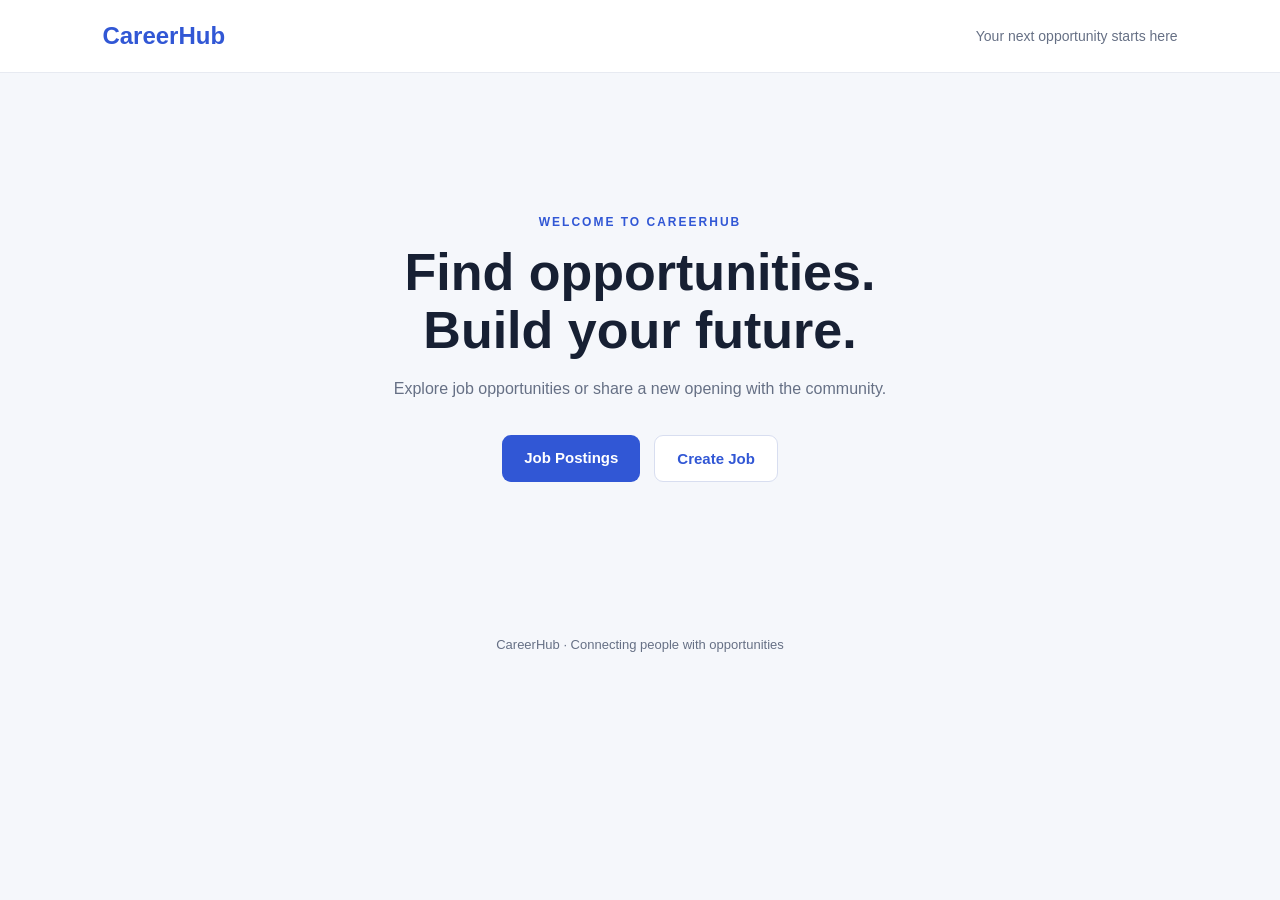
<file: src/main/resources/static/index.html>
<!DOCTYPE html>
<html lang="en">
<head>
    <meta charset="UTF-8">
    <meta name="viewport" content="width=device-width, initial-scale=1.0">
    <title>CareerHub | Home</title>
    <link rel="stylesheet" href="style.css">
</head>
<body>
    <header class="navbar">
        <a class="brand" href="/">CareerHub</a>
        <span class="nav-caption">Your next opportunity starts here</span>
    </header>

    <main class="hero">
        <p class="eyebrow">WELCOME TO CAREERHUB</p>
        <h1>Find opportunities.<br>Build your future.</h1>
        <p class="subtitle">
            Explore job opportunities or share a new opening with the community.
        </p>

        <div class="home-actions">
            <a class="button primary" href="jobs.html">Job Postings</a>
            <a class="button secondary" href="createJob.html">Create Job</a>
        </div>
    </main>

    <footer>CareerHub · Connecting people with opportunities</footer>
</body>
</html>
</file>
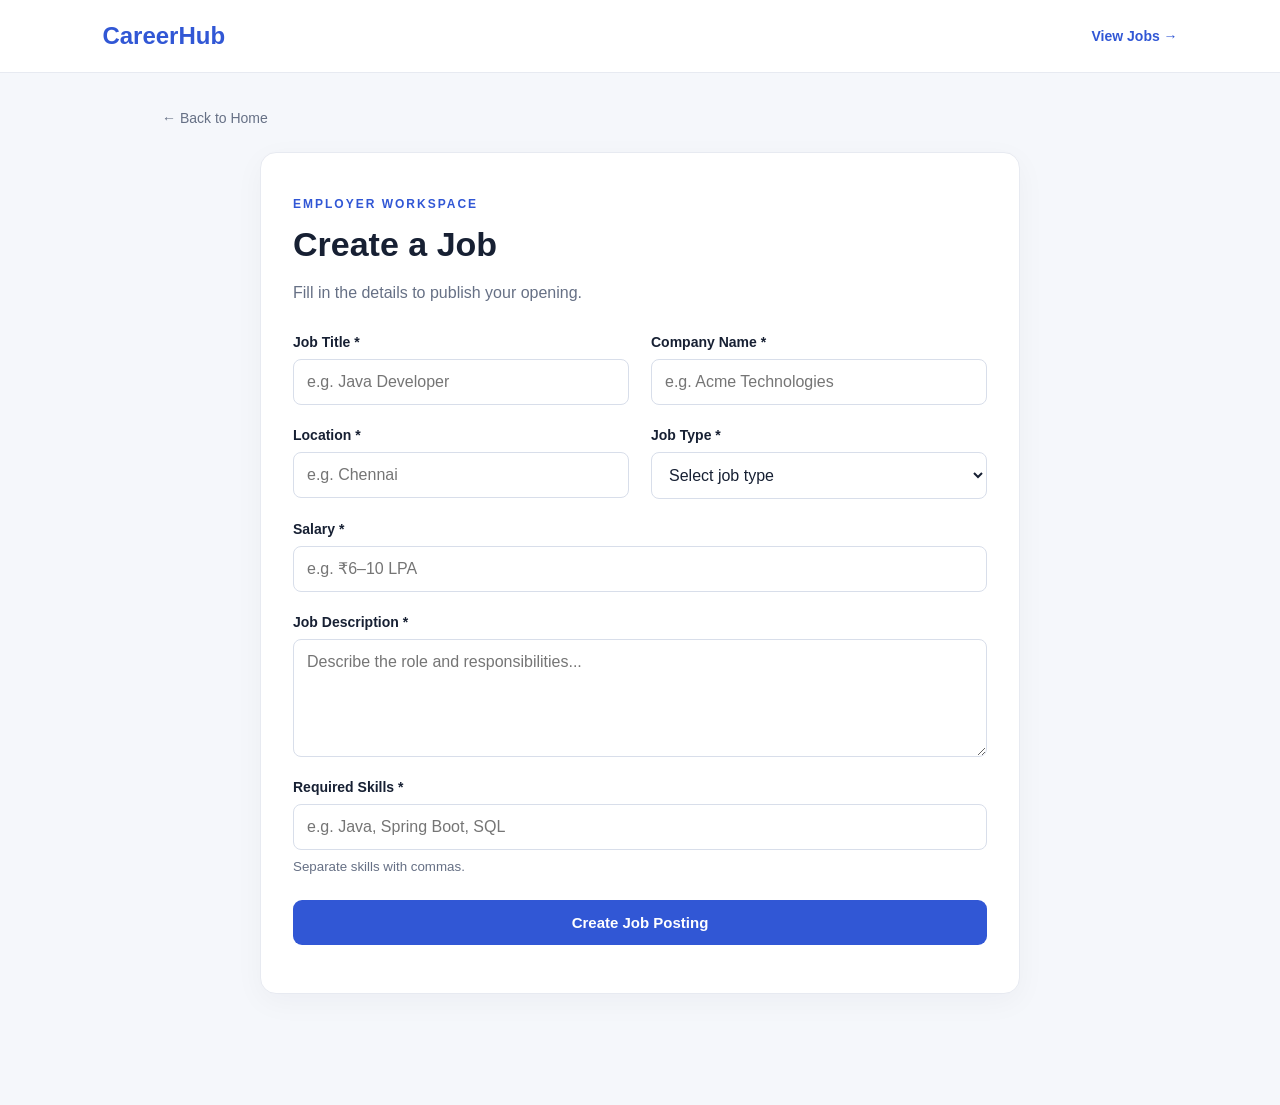
<file: src/main/resources/static/createJob.html>
<!DOCTYPE html>
<html lang="en">
<head>
    <meta charset="UTF-8">
    <meta name="viewport" content="width=device-width, initial-scale=1.0">
    <title>Create a Job | CareerHub</title>
    <link rel="stylesheet" href="style.css">
    <script src="app.js" defer></script>
</head>
<body>
    <header class="navbar">
        <a class="brand" href="/">CareerHub</a>
        <a class="nav-link" href="jobs.html">View Jobs →</a>
    </header>

    <main class="page-container">
        <a class="back-link" href="/">← Back to Home</a>

        <section class="form-card">
            <p class="eyebrow">EMPLOYER WORKSPACE</p>
            <h1>Create a Job</h1>
            <p class="subtitle">Fill in the details to publish your opening.</p>

            <form id="jobForm">
                <div class="form-grid">
                    <div class="field">
                        <label for="title">Job Title *</label>
                        <input id="title" name="title" required
                               placeholder="e.g. Java Developer">
                    </div>

                    <div class="field">
                        <label for="company">Company Name *</label>
                        <input id="company" name="company" required
                               placeholder="e.g. Acme Technologies">
                    </div>

                    <div class="field">
                        <label for="location">Location *</label>
                        <input id="location" name="location" required
                               placeholder="e.g. Chennai">
                    </div>

                    <div class="field">
                        <label for="jobType">Job Type *</label>
                        <select id="jobType" name="jobType" required>
                            <option value="">Select job type</option>
                            <option>Full-time</option>
                            <option>Part-time</option>
                            <option>Internship</option>
                            <option>Contract</option>
                            <option>Remote</option>
                        </select>
                    </div>

                    <div class="field full-width">
                        <label for="salary">Salary *</label>
                        <input id="salary" name="salary" required
                               placeholder="e.g. ₹6–10 LPA">
                    </div>

                    <div class="field full-width">
                        <label for="description">Job Description *</label>
                        <textarea id="description" name="description"
                                  rows="5" required
                                  placeholder="Describe the role and responsibilities..."></textarea>
                    </div>

                    <div class="field full-width">
                        <label for="skills">Required Skills *</label>
                        <input id="skills" name="skills" required
                               placeholder="e.g. Java, Spring Boot, SQL">
                        <small>Separate skills with commas.</small>
                    </div>
                </div>

                <button class="button primary submit-button" type="submit">
                    Create Job Posting
                </button>
            </form>

            <p id="statusMessage" role="status" aria-live="polite"></p>
            <div id="createdJob"></div>
        </section>
    </main>
</body>
</html>
</file>
<file: src/main/resources/static/style.css>
* {
    box-sizing: border-box;
}

:root {
    font-family: Arial, Helvetica, sans-serif;
    color: #172033;
    background: #f5f7fb;
}

body {
    margin: 0;
    min-height: 100vh;
}

.navbar {
    display: flex;
    align-items: center;
    justify-content: space-between;
    padding: 22px 8%;
    background: white;
    border-bottom: 1px solid #e7eaf1;
}

.brand {
    color: #3157d5;
    font-size: 24px;
    font-weight: 800;
    text-decoration: none;
}

.nav-caption, .nav-link {
    color: #667085;
    font-size: 14px;
    text-decoration: none;
}

.nav-link {
    color: #3157d5;
    font-weight: 700;
}

.hero {
    max-width: 850px;
    margin: 100px auto;
    padding: 30px 24px;
    text-align: center;
}

.eyebrow {
    color: #3157d5;
    font-size: 12px;
    font-weight: 800;
    letter-spacing: 2px;
}

h1 {
    margin: 14px 0;
    font-size: clamp(32px, 5vw, 52px);
    line-height: 1.12;
}

.subtitle {
    color: #667085;
    line-height: 1.7;
}

.home-actions {
    display: flex;
    justify-content: center;
    flex-wrap: wrap;
    gap: 14px;
    margin-top: 32px;
}

.button {
    display: inline-block;
    padding: 14px 22px;
    border: 0;
    border-radius: 9px;
    font-size: 15px;
    font-weight: 700;
    text-decoration: none;
    cursor: pointer;
}

.primary {
    background: #3157d5;
    color: white;
}

.primary:hover {
    background: #2445b6;
}

.secondary {
    background: white;
    color: #3157d5;
    border: 1px solid #d8def0;
}

.page-container {
    max-width: 1000px;
    margin: 36px auto;
    padding: 0 22px 50px;
}

.back-link {
    color: #667085;
    font-size: 14px;
    text-decoration: none;
}

.form-card {
    max-width: 760px;
    margin: 25px auto;
    padding: 32px;
    background: white;
    border: 1px solid #e7eaf1;
    border-radius: 16px;
    box-shadow: 0 8px 30px #1720330a;
}

.form-card h1, .list-heading h1 {
    font-size: 34px;
}

.form-grid {
    display: grid;
    grid-template-columns: 1fr 1fr;
    gap: 22px;
    margin-top: 28px;
}

.field {
    display: flex;
    flex-direction: column;
    gap: 9px;
}

.field label {
    font-size: 14px;
    font-weight: 700;
}

.field input, .field select, .field textarea {
    width: 100%;
    padding: 13px;
    border: 1px solid #d8deea;
    border-radius: 8px;
    background: white;
    color: #172033;
    font: inherit;
}

.field input:focus, .field select:focus,
.field textarea:focus {
    outline: 2px solid #b9c8ff;
    border-color: #3157d5;
}

.field textarea {
    resize: vertical;
}

.field small {
    color: #667085;
}

.full-width {
    grid-column: 1 / -1;
}

.submit-button {
    width: 100%;
    margin-top: 26px;
}

#statusMessage {
    line-height: 1.6;
    font-weight: 600;
}

.success-message {
    color: #16803d;
}

.error-message {
    color: #c62828;
}

.created-card {
    margin-top: 18px;
}

.list-heading {
    margin: 35px 0 25px;
}

.list-heading h1 {
    margin-bottom: 8px;
}

.jobs-grid {
    display: grid;
    grid-template-columns: repeat(2, minmax(0, 1fr));
    gap: 20px;
}

.job-card {
    padding: 24px;
    background: white;
    border: 1px solid #e7eaf1;
    border-radius: 14px;
    box-shadow: 0 6px 22px #17203308;
    overflow-wrap: anywhere;
}

.job-card h2 {
    margin: 0 0 12px;
    font-size: 21px;
}

.company {
    color: #3157d5;
    font-weight: 700;
}

.job-meta {
    display: flex;
    flex-wrap: wrap;
    gap: 8px;
    margin: 16px 0;
}

.tag {
    padding: 7px 10px;
    border-radius: 20px;
    background: #eef2ff;
    color: #3157d5;
    font-size: 12px;
    font-weight: 700;
}

.job-description {
    color: #667085;
    line-height: 1.7;
    white-space: pre-wrap;
}

.skills {
    font-size: 14px;
    line-height: 1.7;
}

footer {
    padding: 25px;
    color: #667085;
    font-size: 13px;
    text-align: center;
}

@media (max-width: 650px) {
    .navbar {
        padding: 18px 5%;
    }

    .nav-caption {
        display: none;
    }

    .hero {
        margin: 55px auto;
    }

    .form-card {
        padding: 22px 17px;
    }

    .form-grid, .jobs-grid {
        grid-template-columns: 1fr;
    }

    .full-width {
        grid-column: auto;
    }
}
</file>
